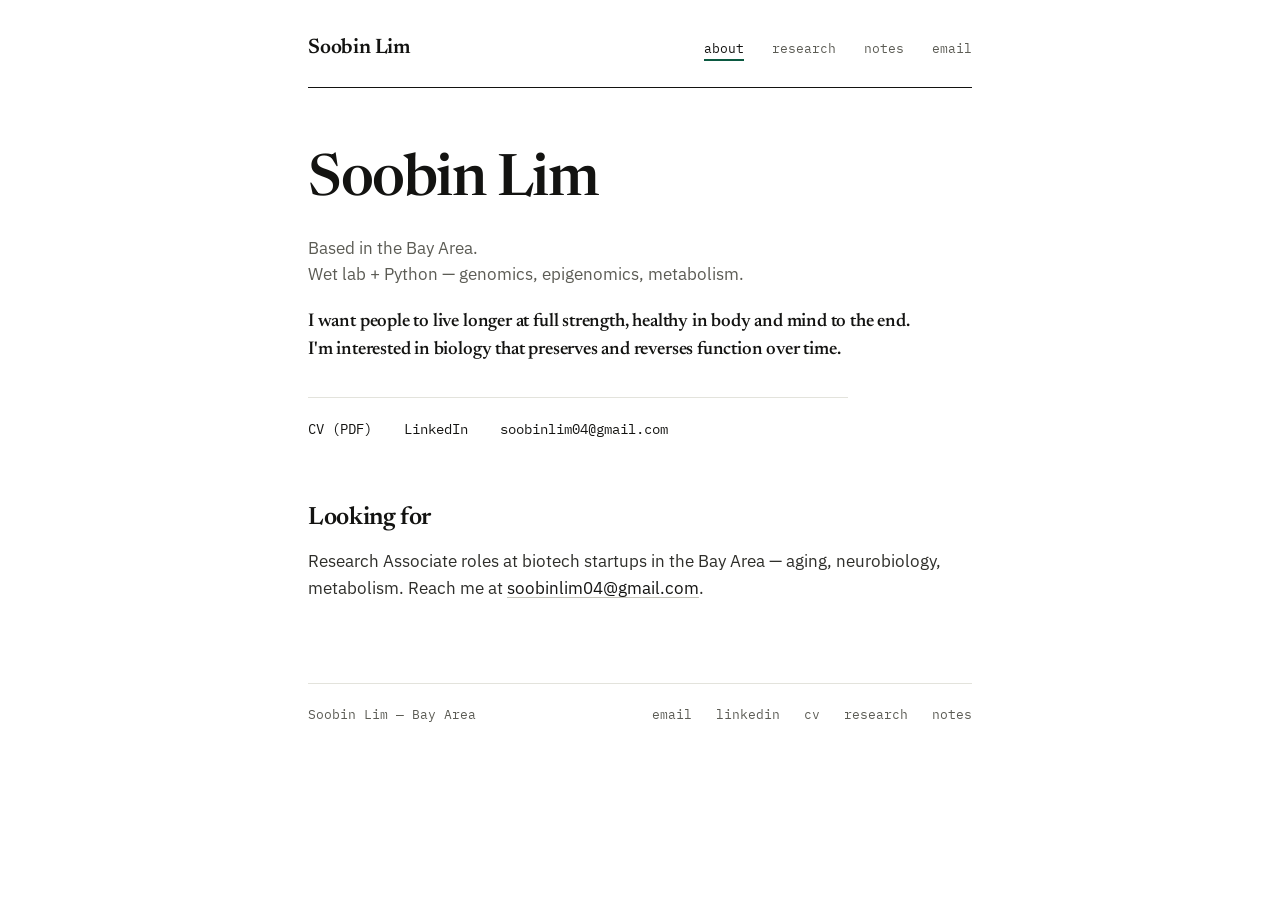
<file: index.html>
<!doctype html>
<html lang="en">
<head>
<meta charset="utf-8">
<meta name="viewport" content="width=device-width, initial-scale=1">
<title>Soobin Lim</title>
<meta name="description" content="Soobin Lim — research associate in the Bay Area. Wet lab + Python across genomics, epigenomics, and metabolism, toward longer lives lived at full strength.">
<link rel="icon" href="data:image/svg+xml,<svg xmlns='http://www.w3.org/2000/svg' viewBox='0 0 100 100'><text y='.9em' font-size='90'>S</text></svg>">
<link rel="preconnect" href="https://fonts.googleapis.com">
<link rel="preconnect" href="https://fonts.gstatic.com" crossorigin>
<link href="https://fonts.googleapis.com/css2?family=IBM+Plex+Mono:wght@400;500&family=IBM+Plex+Sans:wght@400;500;600&family=Newsreader:ital,opsz,wght@0,6..72,480;0,6..72,550;0,6..72,600;1,6..72,480&display=swap" rel="stylesheet">
<link rel="stylesheet" href="style.css">
</head>
<body>
<div class="wrap">

<header class="site">
  <a class="wordmark" href="index.html">Soobin Lim</a>
  <nav class="main" aria-label="Main">
    <a href="index.html" aria-current="page">about</a>
    <a href="research.html">research</a>
    <a href="notes.html">notes</a>
    <a href="mailto:soobinlim04@gmail.com">email</a>
  </nav>
</header>

<main>
  <h1>Soobin Lim</h1>
  <p class="intro">Based in the Bay Area.<br>Wet lab + Python — genomics, epigenomics, metabolism.</p>
  <p class="mission"><span>I want people to live longer at full strength, healthy in body and mind to the end.</span><span>I'm interested in biology that preserves and reverses function over time.</span></p>

  <p class="links"><a href="Soobin_Lim_CV.pdf" download>CV (PDF)</a><a href="https://www.linkedin.com/in/soobin-lim-a87254282/" rel="me">LinkedIn</a><a href="mailto:soobinlim04@gmail.com">soobinlim04@gmail.com</a></p>

  <h2>Looking for</h2>
  <p>Research Associate roles at biotech startups in the Bay Area — aging, neurobiology, metabolism. Reach me at <a href="mailto:soobinlim04@gmail.com">soobinlim04@gmail.com</a>.</p>
</main>

<footer class="site">
  <span class="mono">Soobin Lim — Bay Area</span>
  <nav aria-label="Footer">
    <a href="mailto:soobinlim04@gmail.com">email</a>
    <a href="https://www.linkedin.com/in/soobin-lim-a87254282/">linkedin</a>
    <a href="Soobin_Lim_CV.pdf">cv</a>
    <a href="research.html">research</a>
    <a href="notes.html">notes</a>
  </nav>
</footer>

</div>
<script src="script.js"></script>
</body>
</html>
</file>
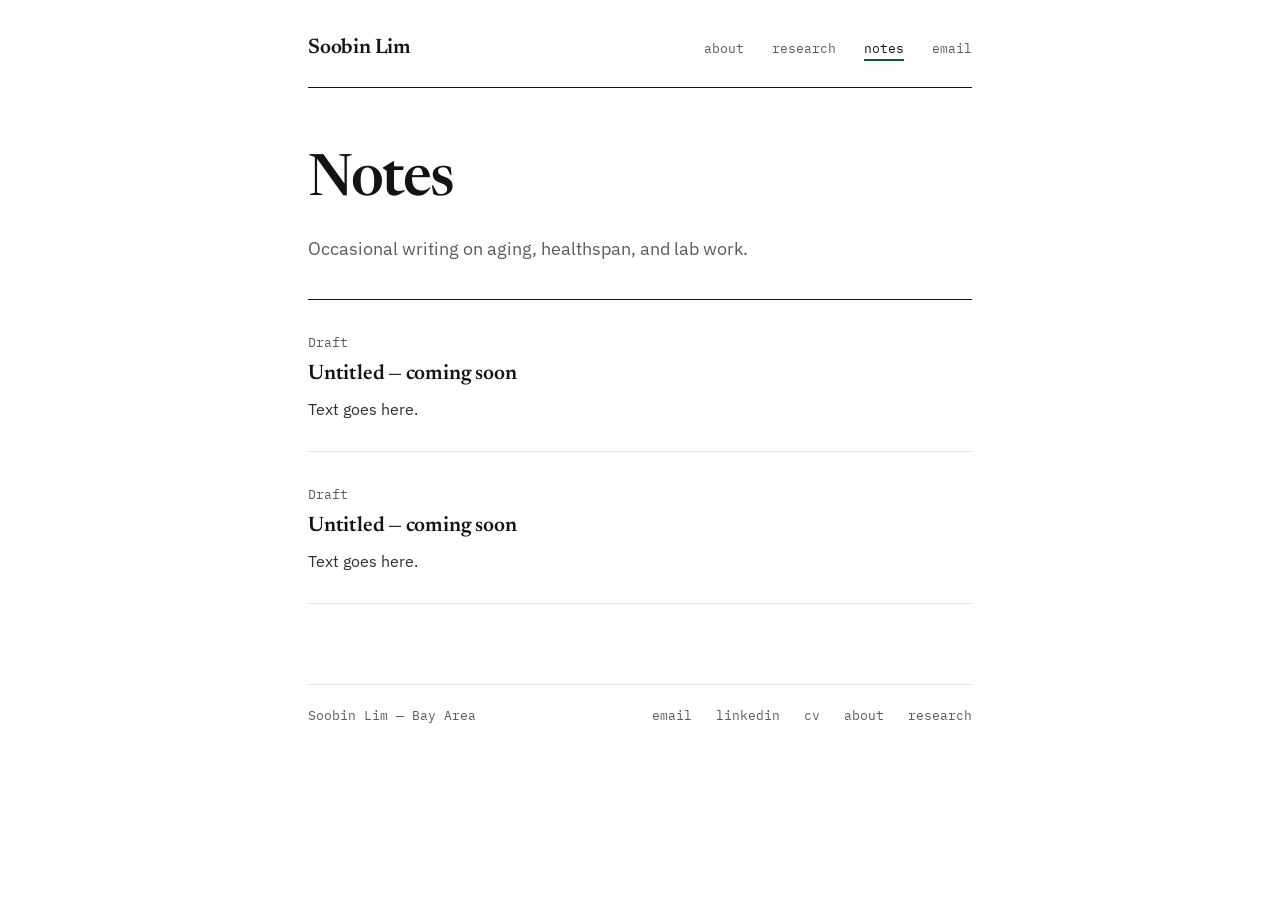
<file: notes.html>
<!doctype html>
<html lang="en">
<head>
<meta charset="utf-8">
<meta name="viewport" content="width=device-width, initial-scale=1">
<title>Notes — Soobin Lim</title>
<meta name="description" content="Notes by Soobin Lim on aging, healthspan, and lab work.">
<link rel="icon" href="data:image/svg+xml,<svg xmlns='http://www.w3.org/2000/svg' viewBox='0 0 100 100'><text y='.9em' font-size='90'>S</text></svg>">
<link rel="preconnect" href="https://fonts.googleapis.com">
<link rel="preconnect" href="https://fonts.gstatic.com" crossorigin>
<link href="https://fonts.googleapis.com/css2?family=IBM+Plex+Mono:wght@400;500&family=IBM+Plex+Sans:wght@400;500;600&family=Newsreader:ital,opsz,wght@0,6..72,480;0,6..72,550;0,6..72,600;1,6..72,480&display=swap" rel="stylesheet">
<link rel="stylesheet" href="style.css">
</head>
<body>
<div class="wrap">

<header class="site">
  <a class="wordmark" href="index.html">Soobin Lim</a>
  <nav class="main" aria-label="Main">
    <a href="index.html">about</a>
    <a href="research.html">research</a>
    <a href="notes.html" aria-current="page">notes</a>
    <a href="mailto:soobinlim04@gmail.com">email</a>
  </nav>
</header>

<main>
  <h1>Notes</h1>
  <p class="lede">Occasional writing on aging, healthspan, and lab work.</p>

  <!-- EDIT POST 1: replace title, date, and text below. Delete "Draft" when ready. -->
  <article class="note" id="post-1">
    <span class="date">Draft</span>
    <h3>Untitled — coming soon</h3>
    <p class="muted">Text goes here.</p>
  </article>

  <!-- EDIT POST 2: replace title, date, and text below. Delete "Draft" when ready. -->
  <article class="note" id="post-2">
    <span class="date">Draft</span>
    <h3>Untitled — coming soon</h3>
    <p class="muted">Text goes here.</p>
  </article>
</main>

<footer class="site">
  <span class="mono">Soobin Lim — Bay Area</span>
  <nav aria-label="Footer">
    <a href="mailto:soobinlim04@gmail.com">email</a>
    <a href="https://www.linkedin.com/in/soobin-lim-a87254282/">linkedin</a>
    <a href="Soobin_Lim_CV.pdf">cv</a>
    <a href="index.html">about</a>
    <a href="research.html">research</a>
  </nav>
</footer>

</div>
<script src="script.js"></script>
</body>
</html>
</file>
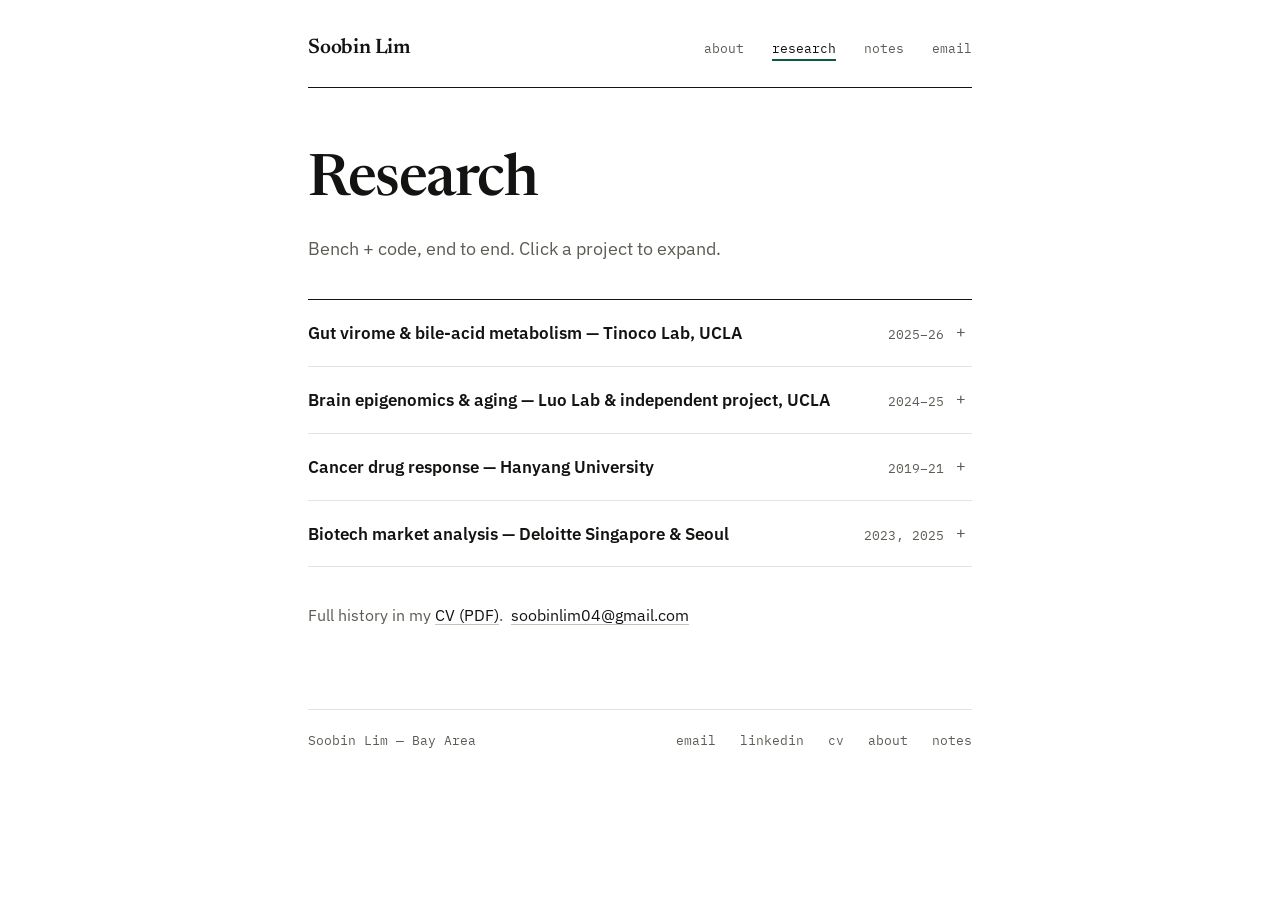
<file: research.html>
<!doctype html>
<html lang="en">
<head>
<meta charset="utf-8">
<meta name="viewport" content="width=device-width, initial-scale=1">
<title>Research — Soobin Lim</title>
<meta name="description" content="Research by Soobin Lim: gut virome and bile-acid metabolism, epigenetic brain aging, and spatial single-cell epigenomics. Click a project to expand.">
<link rel="icon" href="data:image/svg+xml,<svg xmlns='http://www.w3.org/2000/svg' viewBox='0 0 100 100'><text y='.9em' font-size='90'>S</text></svg>">
<link rel="preconnect" href="https://fonts.googleapis.com">
<link rel="preconnect" href="https://fonts.gstatic.com" crossorigin>
<link href="https://fonts.googleapis.com/css2?family=IBM+Plex+Mono:wght@400;500&family=IBM+Plex+Sans:wght@400;500;600&family=Newsreader:ital,opsz,wght@0,6..72,480;0,6..72,550;0,6..72,600;1,6..72,480&display=swap" rel="stylesheet">
<link rel="stylesheet" href="style.css">
</head>
<body>
<div class="wrap">

<header class="site">
  <a class="wordmark" href="index.html">Soobin Lim</a>
  <nav class="main" aria-label="Main">
    <a href="index.html">about</a>
    <a href="research.html" aria-current="page">research</a>
    <a href="notes.html">notes</a>
    <a href="mailto:soobinlim04@gmail.com">email</a>
  </nav>
</header>

<main>
  <h1>Research</h1>
  <p class="lede">Bench + code, end to end. Click a project to expand.</p>

  <div class="projects">
    <details class="proj" id="tinoco">
      <summary><span class="proj-title">Gut virome &amp; bile-acid metabolism — Tinoco Lab, UCLA</span><span class="date">2025–26</span></summary>
      <div class="proj-body">
        <p>As a Research Associate in the Tinoco Lab (UCLA Chemistry &amp; Biochemistry), I worked toward a genetic toolkit for knocking out viral-encoded bile salt hydrolases (BSH) — enzymes that reshape host bile-acid pools — so their effect can be measured without the host bacterium's own BSH confounding the result. Starting from 95 phage-encoded BSH candidates from the lab's pipeline, I filtered by viral-genome quality and provirus/prophage context, then used MAFFT alignments against the structurally characterized L. plantarum BSH (Q06115) and manually audited the conserved catalytic Cys2 residue. That narrowed 18 candidates to 9 high-confidence genes, and then to 4 final targets.</p>
        <p>From there I screened for usable experimental hosts: bacterial strains lacking endogenous BSH that host BSH-carrying phages. I ran DIAMOND blastp searches (e-value ≤ 1e-4, ≥30% identity; five UniProt BSH references) across vendor-available Enterococcus genomes, and used geNomad coordinate overlap to classify each BSH as viral/prophage, plasmid, or bacterial — classifying 52 candidate genes across 31 strains and yielding a tiered list of primary candidate hosts. I cross-checked results against NCBI Assembly/BioSample records and culture-collection availability (ATCC, DSMZ, JCM, BEI), because a perfect candidate you cannot buy is not an experiment.</p>
        <p>Finally, I turned the screen into a bench plan: a deletion-knockout protocol framework using upstream/downstream homology arms, a deletion plasmid, transformation and selection/counterselection, and confirmation by diagnostic PCR and sequencing — plus draft protocols for spectinomycin MIC testing and an LC-MS-based BSH activity assay, and hands-on preparation in bacterial culture (media, inoculation, anaerobic work). The point throughout: attribution first — in microbiome data, knowing whose enzyme it is <em>is</em> the experiment.</p>
        <p class="small muted">Python, DIAMOND blastp, MAFFT, PHASTEST, geNomad, NCBI/UniProt/IMG-VR, knockout &amp; plasmid design, LC-MS assay planning, bacterial culture</p>
      </div>
    </details>

    <details class="proj" id="brain">
      <summary><span class="proj-title">Brain epigenomics &amp; aging — Luo Lab &amp; independent project, UCLA</span><span class="date">2024–25</span></summary>
      <div class="proj-body">
        <p>In the Luo Lab (UCLA Human Genetics), I worked on spatial and single-cell epigenomics of mouse and human brain tissue. At the bench, I ran pi-seq-based workflows end to end: tissue processing and permeabilization, in situ ATAC-seq, scRNA-seq, and DNA-methylation library preparation, with quality control at each step — the kind of workflow where a permeabilization mistake on Tuesday becomes an uninterpretable gradient on Friday. In Python (Scanpy/AnnData), I analyzed the datasets with PCA, UMAP, and Leiden clustering, using marker genes (for example FABP7, NEUROD6, GAD1/2, GFAP, OLIG2, MKI67) to annotate neuronal, glial, and progenitor populations — including gestational-week-18 human prefrontal cortex data.</p>
        <p>For a related independent project (HUM GEN 199, mentored by Prof. Luo) on epigenetic aging, I compared human brain DNA-methylation profiles across mid-gestation, late gestation, infancy, and adulthood, defining developmental and age-associated trajectories across neuronal and glial cell types. I identified age-associated CpG sites and differentially methylated regions shared across life stages and brain regions, prioritizing loci linked to neurodevelopmental and neurodegenerative pathways. I built and cross-validated a region-specific epigenetic clock in Python to quantify how far a brain deviates from its expected age — and kept asking the harder question: whether a deviation means accelerated aging, developmental difference, or shifting cell composition, since a model that predicts is not yet biology explained.</p>
        <p class="small muted">Spatial genomics (pi-seq), in situ ATAC-seq, scRNA-seq, methylation/NGS library prep &amp; QC, Python (Scanpy, UMAP, Leiden, regression, cross-validation)</p>
      </div>
    </details>

    <details class="proj" id="hanyang">
      <summary><span class="proj-title">Cancer drug response — Hanyang University</span><span class="date">2019–21</span></summary>
      <div class="proj-body">
        <p>My first research position: mammalian cell culture for drug-treatment experiments in breast and pancreatic cancer models, including comparisons under different nutrient and stress conditions. I quantified cell viability and apoptotic markers after fenbendazole treatment combined with curcumin or vitamin E, and compared fenbendazole against paclitaxel in chemoresistant pancreatic cancer and conventional breast cancer models to assess treatment efficacy and drug sensitization.</p>
        <p class="small muted">Mammalian cell culture, viability &amp; apoptosis assays, drug-response analysis</p>
      </div>
    </details>

    <details class="proj" id="deloitte">
      <summary><span class="proj-title">Biotech market analysis — Deloitte Singapore &amp; Seoul</span><span class="date">2023, 2025</span></summary>
      <div class="proj-body">
        <p>Two summers in industry: in Singapore, analyzing biotech and healthcare market landscapes and company data to support M&amp;A evaluation; in Seoul, analyzing IVF and consumer-health markets for brand strategy. It gave me a working sense of how scientific platforms become fundable companies — and made clear I would rather be at the bench building them.</p>
        <p class="small muted">Market landscape, company analysis, M&amp;A support</p>
      </div>
    </details>
  </div>

  <p class="contact-line">Full history in my <a href="Soobin_Lim_CV.pdf">CV (PDF)</a>. &nbsp;<a href="mailto:soobinlim04@gmail.com">soobinlim04@gmail.com</a></p>
</main>

<footer class="site">
  <span class="mono">Soobin Lim — Bay Area</span>
  <nav aria-label="Footer">
    <a href="mailto:soobinlim04@gmail.com">email</a>
    <a href="https://www.linkedin.com/in/soobin-lim-a87254282/">linkedin</a>
    <a href="Soobin_Lim_CV.pdf">cv</a>
    <a href="index.html">about</a>
    <a href="notes.html">notes</a>
  </nav>
</footer>

</div>
<script src="script.js"></script>
</body>
</html>
</file>
<file: style.css>
/* Soobin Lim — personal site
   Type: Newsreader (display) / IBM Plex Sans (body) / IBM Plex Mono (data)
   Rhythm: 8px scale, one column, left aligned */
:root{
  --ink:#131311;
  --body:#2e2e2a;
  --muted:#5c5c55;
  --faint:#a3a39a;
  --line:#e3e3dc;
  --line-dark:#131311;
  --accent:#0b5941;
  --accent-dark:#073f2e;
  --wash:#f1f5f1;
  --serif:"Newsreader",Georgia,"Times New Roman",serif;
  --sans:"IBM Plex Sans",-apple-system,BlinkMacSystemFont,"Segoe UI",sans-serif;
  --mono:"IBM Plex Mono",ui-monospace,"SF Mono",Menlo,monospace;
}
*{box-sizing:border-box}
html{scroll-behavior:smooth}
body{
  margin:0;background:#fff;color:var(--body);
  font-family:var(--sans);font-size:16.5px;line-height:1.65;font-weight:400;
  -webkit-font-smoothing:antialiased;text-rendering:optimizeLegibility;
}
::selection{background:#cfe3d8;color:var(--ink)}
a{color:var(--ink);text-decoration:underline;text-decoration-color:#c4c4ba;text-decoration-thickness:1px;text-underline-offset:3px;transition:text-decoration-color .15s ease,color .15s ease}
a:hover{color:var(--accent-dark);text-decoration-color:var(--accent)}
.wrap{max-width:720px;margin:0 auto;padding:0 28px 88px}

/* header */
header.site{
  display:flex;justify-content:space-between;align-items:baseline;gap:24px;flex-wrap:wrap;
  padding:32px 0 20px;margin-bottom:64px;border-bottom:1px solid var(--line-dark);
}
.wordmark{font-family:var(--serif);font-size:21px;font-weight:600;letter-spacing:-.01em;color:var(--ink);text-decoration:none}
.wordmark:hover{color:var(--ink);text-decoration:none}
nav.main{display:flex;gap:28px;flex-wrap:wrap}
nav.main a{font-family:var(--mono);font-size:13px;color:var(--muted);text-decoration:none;padding-bottom:2px}
nav.main a:hover{color:var(--ink);text-decoration:underline;text-underline-offset:5px}
nav.main a[aria-current="page"]{color:var(--ink);box-shadow:inset 0 -2px 0 var(--accent)}

/* type scale */
h1{
  font-family:var(--serif);font-weight:550;font-size:58px;line-height:1.02;
  letter-spacing:-.025em;color:var(--ink);margin:0 0 24px;font-variation-settings:"opsz" 60;
}
h2{font-family:var(--serif);font-weight:600;font-size:25px;line-height:1.2;letter-spacing:-.015em;color:var(--ink);margin:64px 0 14px}
h3{font-family:var(--serif);font-weight:600;font-size:21px;line-height:1.3;letter-spacing:-.01em;color:var(--ink);margin:6px 0 8px}
p{margin:0 0 16px;max-width:40em}
.intro{font-size:16.5px;line-height:1.6;color:var(--muted);margin-bottom:20px}
.mission{
  font-family:var(--serif);font-weight:550;font-size:18.5px;line-height:1.55;letter-spacing:-.01em;
  color:var(--ink);max-width:none;margin-bottom:8px;font-variation-settings:"opsz" 20;
}
.mission span{display:block}
.lede{font-size:17.5px;line-height:1.6;color:var(--muted);max-width:36em;margin-bottom:0}
.muted{color:var(--muted)}
.small{font-size:14px;line-height:1.55}
.mono{font-family:var(--mono);font-size:12.5px;color:var(--muted)}
.date{font-family:var(--mono);font-size:12.5px;color:var(--muted);white-space:nowrap;padding-top:4px}
strong{font-weight:600;color:var(--ink)}

/* contact links under mission */
.links{display:flex;gap:32px;flex-wrap:wrap;margin:32px 0 0;padding-top:20px;border-top:1px solid var(--line);font-family:var(--mono);font-size:13.5px}
.links a{color:var(--ink);text-decoration:none}
.links a:hover{text-decoration:underline;text-decoration-color:var(--accent);text-underline-offset:5px}

/* research: click-to-expand */
.projects{margin-top:36px;border-top:1px solid var(--line-dark)}
details.proj{border-bottom:1px solid var(--line)}
details.proj summary{
  display:flex;justify-content:space-between;align-items:baseline;gap:24px;
  padding:20px 28px 20px 0;cursor:pointer;list-style:none;position:relative;
}
details.proj summary::-webkit-details-marker{display:none}
details.proj summary::after{
  content:"+";position:absolute;right:0;top:18px;width:22px;text-align:center;
  font-family:var(--mono);font-size:16px;font-weight:400;color:var(--muted);transition:transform .18s ease,color .18s ease;
}
details.proj[open ] summary::after{transform:rotate(45deg);color:var(--accent)}
details.proj summary:hover .proj-title{color:var(--accent-dark);text-decoration:underline;text-decoration-color:var(--accent);text-underline-offset:4px}
details.proj[open ] .proj-title{color:var(--accent-dark)}
.proj-title{font-weight:600;font-size:16.5px;line-height:1.45;color:var(--ink);max-width:34em}
.proj-body{padding:2px 28px 24px 0;max-width:38em}
.proj-body p{font-size:15.5px;line-height:1.65;color:var(--body);margin-bottom:10px}
.proj-body .small{font-family:var(--mono);font-size:12.5px;color:var(--muted)}
.contact-line{margin-top:36px;font-size:15.5px;color:var(--muted)}
.contact-line a{white-space:nowrap}

/* notes */
.note{padding:28px 0;border-bottom:1px solid var(--line)}
.note:first-of-type{margin-top:36px;border-top:1px solid var(--line-dark)}
.note p{font-size:16px;color:var(--body);margin-bottom:0}

/* footer */
footer.site{
  margin-top:80px;padding-top:20px;border-top:1px solid var(--line);
  display:flex;justify-content:space-between;align-items:baseline;gap:16px 32px;flex-wrap:wrap;
}
footer.site nav{display:flex;gap:24px;flex-wrap:wrap}
footer.site a{font-family:var(--mono);font-size:12.5px;color:var(--muted);text-decoration:none}
footer.site a:hover{color:var(--ink);text-decoration:underline;text-underline-offset:4px}
:focus-visible{outline:2px solid var(--accent);outline-offset:3px}

@media (max-width:620px){
  .wrap{padding:0 20px 64px}
  header.site{margin-bottom:48px;padding-top:24px}
  h1{font-size:42px;margin-bottom:20px}
  .mission{font-size:17.5px}
  h2{margin-top:52px}
  .links{gap:20px}
  details.proj summary{flex-direction:column;gap:2px;padding-right:26px}
  .date{padding-top:0}
}
@media (prefers-reduced-motion:reduce){
  html{scroll-behavior:auto}
  *,*::before,*::after{transition:none!important}
}
</file>
